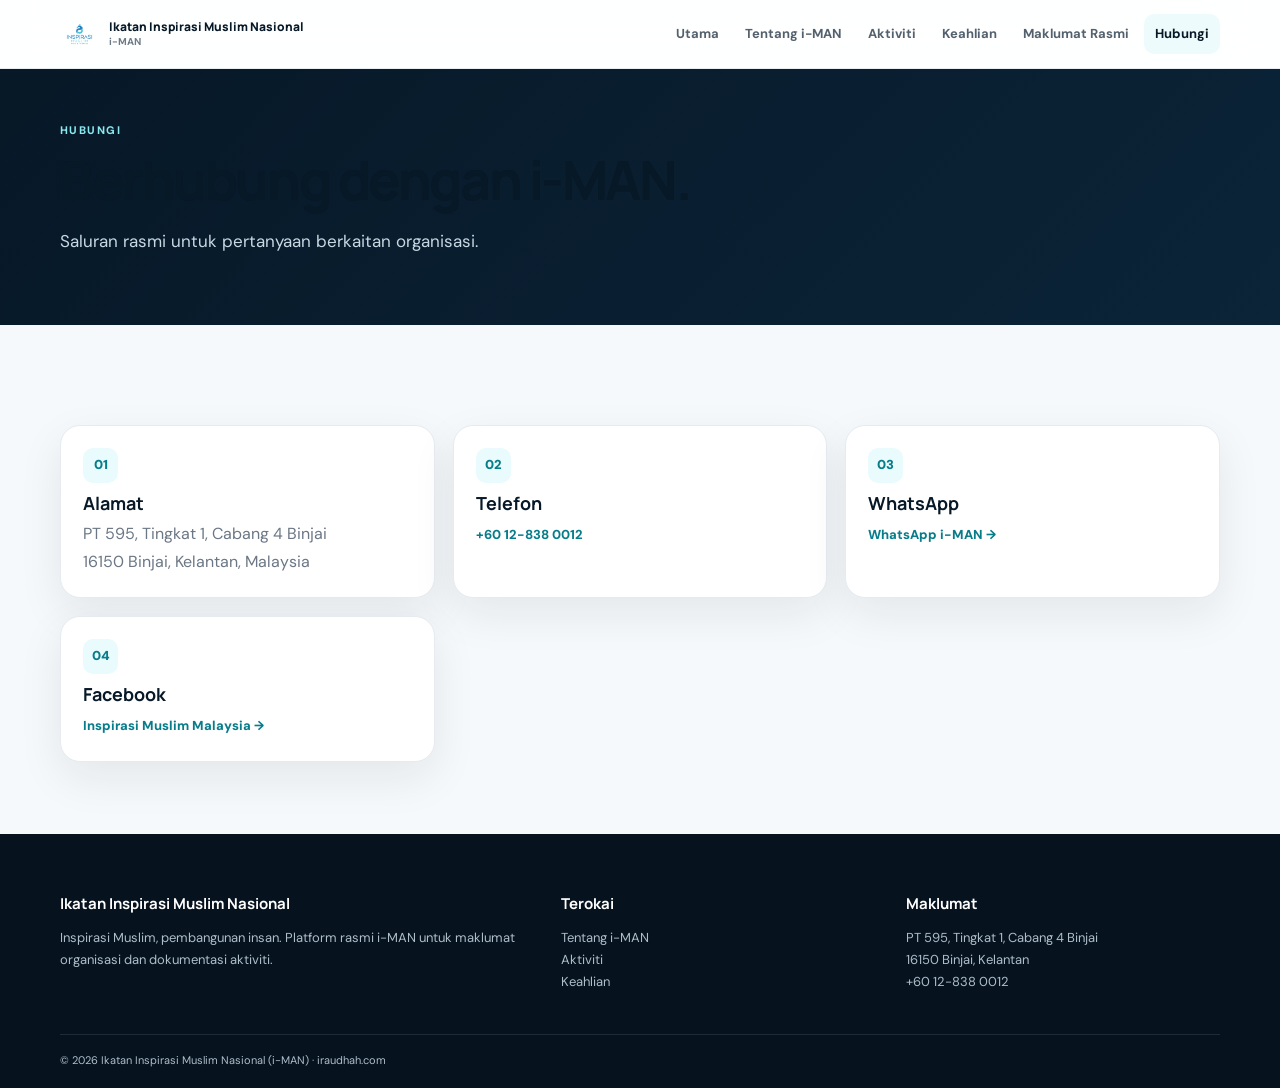
<file: hubungi.html>
<!doctype html><html lang="ms"><head><meta charset="utf-8"><meta name="viewport" content="width=device-width,initial-scale=1"><meta name="description" content="Ikatan Inspirasi Muslim Nasional (i-MAN) — organisasi pembangunan insan dan aktiviti masyarakat."><title>Hubungi i-MAN</title><link rel="icon" href="images/logo.png"><link rel="stylesheet" href="css/style.css"></head><body><header class="site-header"><div class="container nav"><a class="brand" href="index.html"><img src="images/logo.png" alt="Logo rasmi i-MAN"><span class="brand-copy">Ikatan Inspirasi Muslim Nasional<small>i-MAN</small></span></a><button class="menu-toggle" aria-label="Menu" aria-expanded="false">☰</button><nav class="menu"><a href="index.html">Utama</a><a href="tentang.html">Tentang i-MAN</a><a href="aktiviti.html">Aktiviti</a><a href="keahlian.html">Keahlian</a><a href="maklumat-rasmi.html">Maklumat Rasmi</a><a href="hubungi.html">Hubungi</a></nav></div></header><main><section class="page-hero"><div class="container"><div class="kicker">Hubungi</div><h1>Berhubung dengan i-MAN.</h1><p>Saluran rasmi untuk pertanyaan berkaitan organisasi.</p></div></section><section class="section"><div class="container grid"><article class="card"><div class="number">01</div><h3>Alamat</h3><p>PT 595, Tingkat 1, Cabang 4 Binjai<br>16150 Binjai, Kelantan, Malaysia</p></article><article class="card"><div class="number">02</div><h3>Telefon</h3><p><a class="text-link" href="tel:+60128380012">+60 12-838 0012</a></p></article><article class="card"><div class="number">03</div><h3>WhatsApp</h3><p><a class="text-link" href="https://wa.me/60128380012" target="_blank" rel="noopener">WhatsApp i-MAN →</a></p></article><article class="card"><div class="number">04</div><h3>Facebook</h3><p><a class="text-link" href="https://www.facebook.com/inspirasi.muslim.malaysia" target="_blank" rel="noopener">Inspirasi Muslim Malaysia →</a></p></article></div></section></main><footer class="footer"><div class="container footer-grid"><div><h3>Ikatan Inspirasi Muslim Nasional</h3><p>Inspirasi Muslim, pembangunan insan. Platform rasmi i-MAN untuk maklumat organisasi dan dokumentasi aktiviti.</p></div><div><h3>Terokai</h3><p><a href="tentang.html">Tentang i-MAN</a><br><a href="aktiviti.html">Aktiviti</a><br><a href="keahlian.html">Keahlian</a></p></div><div><h3>Maklumat</h3><p>PT 595, Tingkat 1, Cabang 4 Binjai<br>16150 Binjai, Kelantan<br>+60 12-838 0012</p></div></div><div class="container bottom">© 2026 Ikatan Inspirasi Muslim Nasional (i-MAN) · iraudhah.com</div></footer><script src="js/app.js"></script></body></html>
</file>
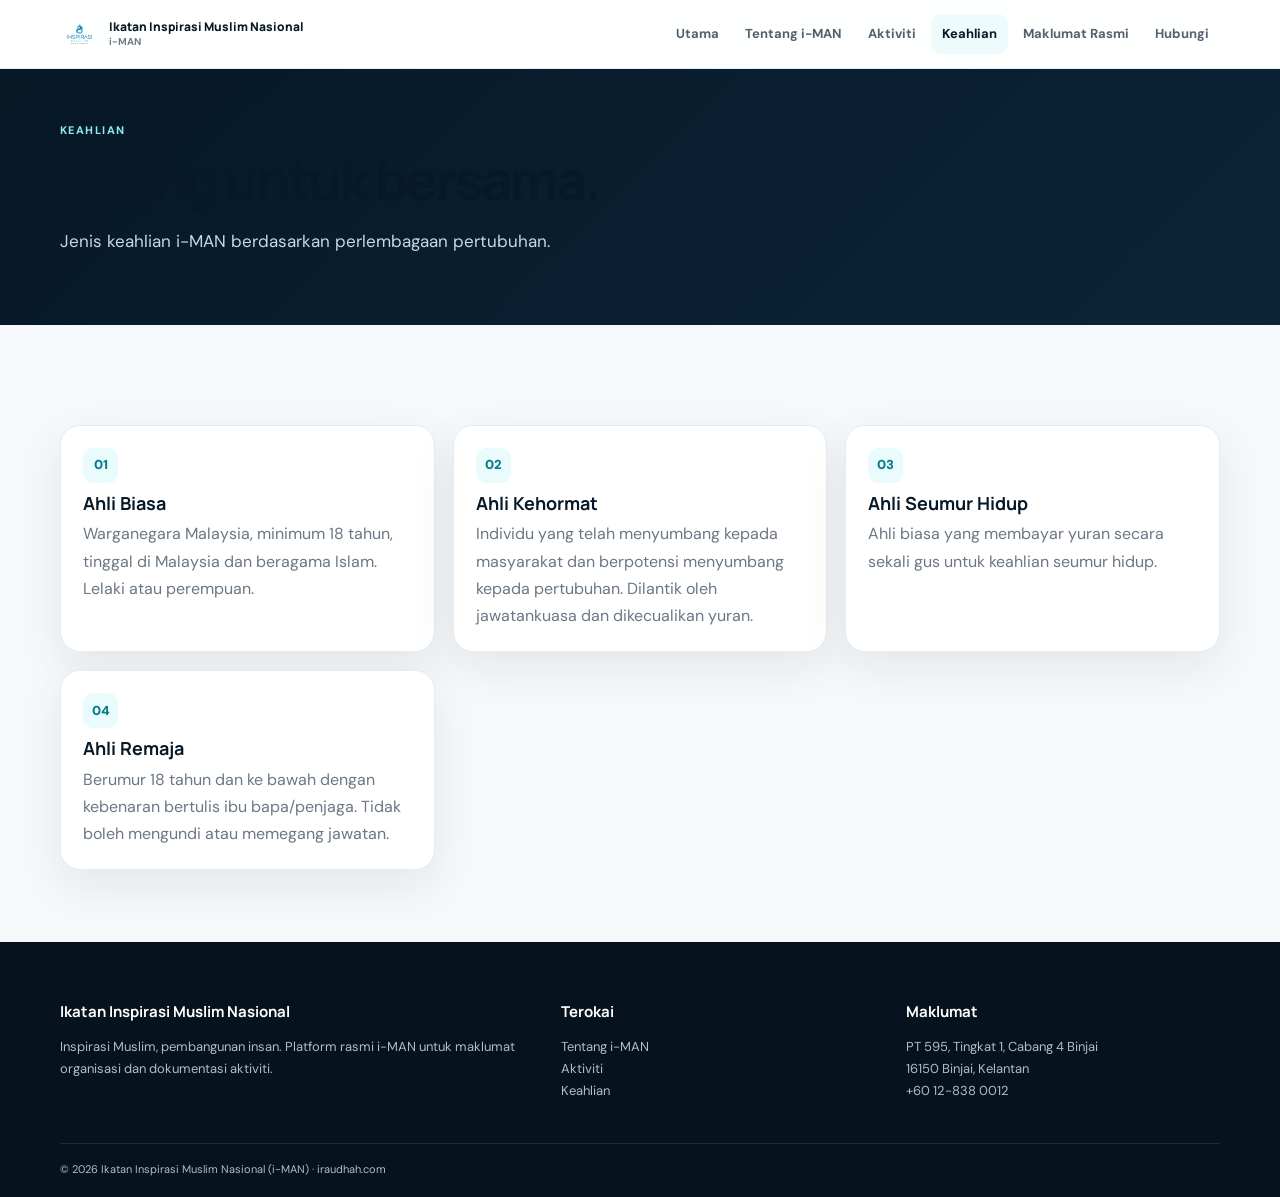
<file: keahlian.html>
<!doctype html><html lang="ms"><head><meta charset="utf-8"><meta name="viewport" content="width=device-width,initial-scale=1"><meta name="description" content="Ikatan Inspirasi Muslim Nasional (i-MAN) — organisasi pembangunan insan dan aktiviti masyarakat."><title>Keahlian i-MAN</title><link rel="icon" href="images/logo.png"><link rel="stylesheet" href="css/style.css"></head><body><header class="site-header"><div class="container nav"><a class="brand" href="index.html"><img src="images/logo.png" alt="Logo rasmi i-MAN"><span class="brand-copy">Ikatan Inspirasi Muslim Nasional<small>i-MAN</small></span></a><button class="menu-toggle" aria-label="Menu" aria-expanded="false">☰</button><nav class="menu"><a href="index.html">Utama</a><a href="tentang.html">Tentang i-MAN</a><a href="aktiviti.html">Aktiviti</a><a href="keahlian.html">Keahlian</a><a href="maklumat-rasmi.html">Maklumat Rasmi</a><a href="hubungi.html">Hubungi</a></nav></div></header><main><section class="page-hero"><div class="container"><div class="kicker">Keahlian</div><h1>Ruang untuk bersama.</h1><p>Jenis keahlian i-MAN berdasarkan perlembagaan pertubuhan.</p></div></section><section class="section"><div class="container"><div class="grid"><article class="card"><div class="number">01</div><h3>Ahli Biasa</h3><p>Warganegara Malaysia, minimum 18 tahun, tinggal di Malaysia dan beragama Islam. Lelaki atau perempuan.</p></article><article class="card"><div class="number">02</div><h3>Ahli Kehormat</h3><p>Individu yang telah menyumbang kepada masyarakat dan berpotensi menyumbang kepada pertubuhan. Dilantik oleh jawatankuasa dan dikecualikan yuran.</p></article><article class="card"><div class="number">03</div><h3>Ahli Seumur Hidup</h3><p>Ahli biasa yang membayar yuran secara sekali gus untuk keahlian seumur hidup.</p></article><article class="card"><div class="number">04</div><h3>Ahli Remaja</h3><p>Berumur 18 tahun dan ke bawah dengan kebenaran bertulis ibu bapa/penjaga. Tidak boleh mengundi atau memegang jawatan.</p></article></div></div></section></main><footer class="footer"><div class="container footer-grid"><div><h3>Ikatan Inspirasi Muslim Nasional</h3><p>Inspirasi Muslim, pembangunan insan. Platform rasmi i-MAN untuk maklumat organisasi dan dokumentasi aktiviti.</p></div><div><h3>Terokai</h3><p><a href="tentang.html">Tentang i-MAN</a><br><a href="aktiviti.html">Aktiviti</a><br><a href="keahlian.html">Keahlian</a></p></div><div><h3>Maklumat</h3><p>PT 595, Tingkat 1, Cabang 4 Binjai<br>16150 Binjai, Kelantan<br>+60 12-838 0012</p></div></div><div class="container bottom">© 2026 Ikatan Inspirasi Muslim Nasional (i-MAN) · iraudhah.com</div></footer><script src="js/app.js"></script></body></html>
</file>
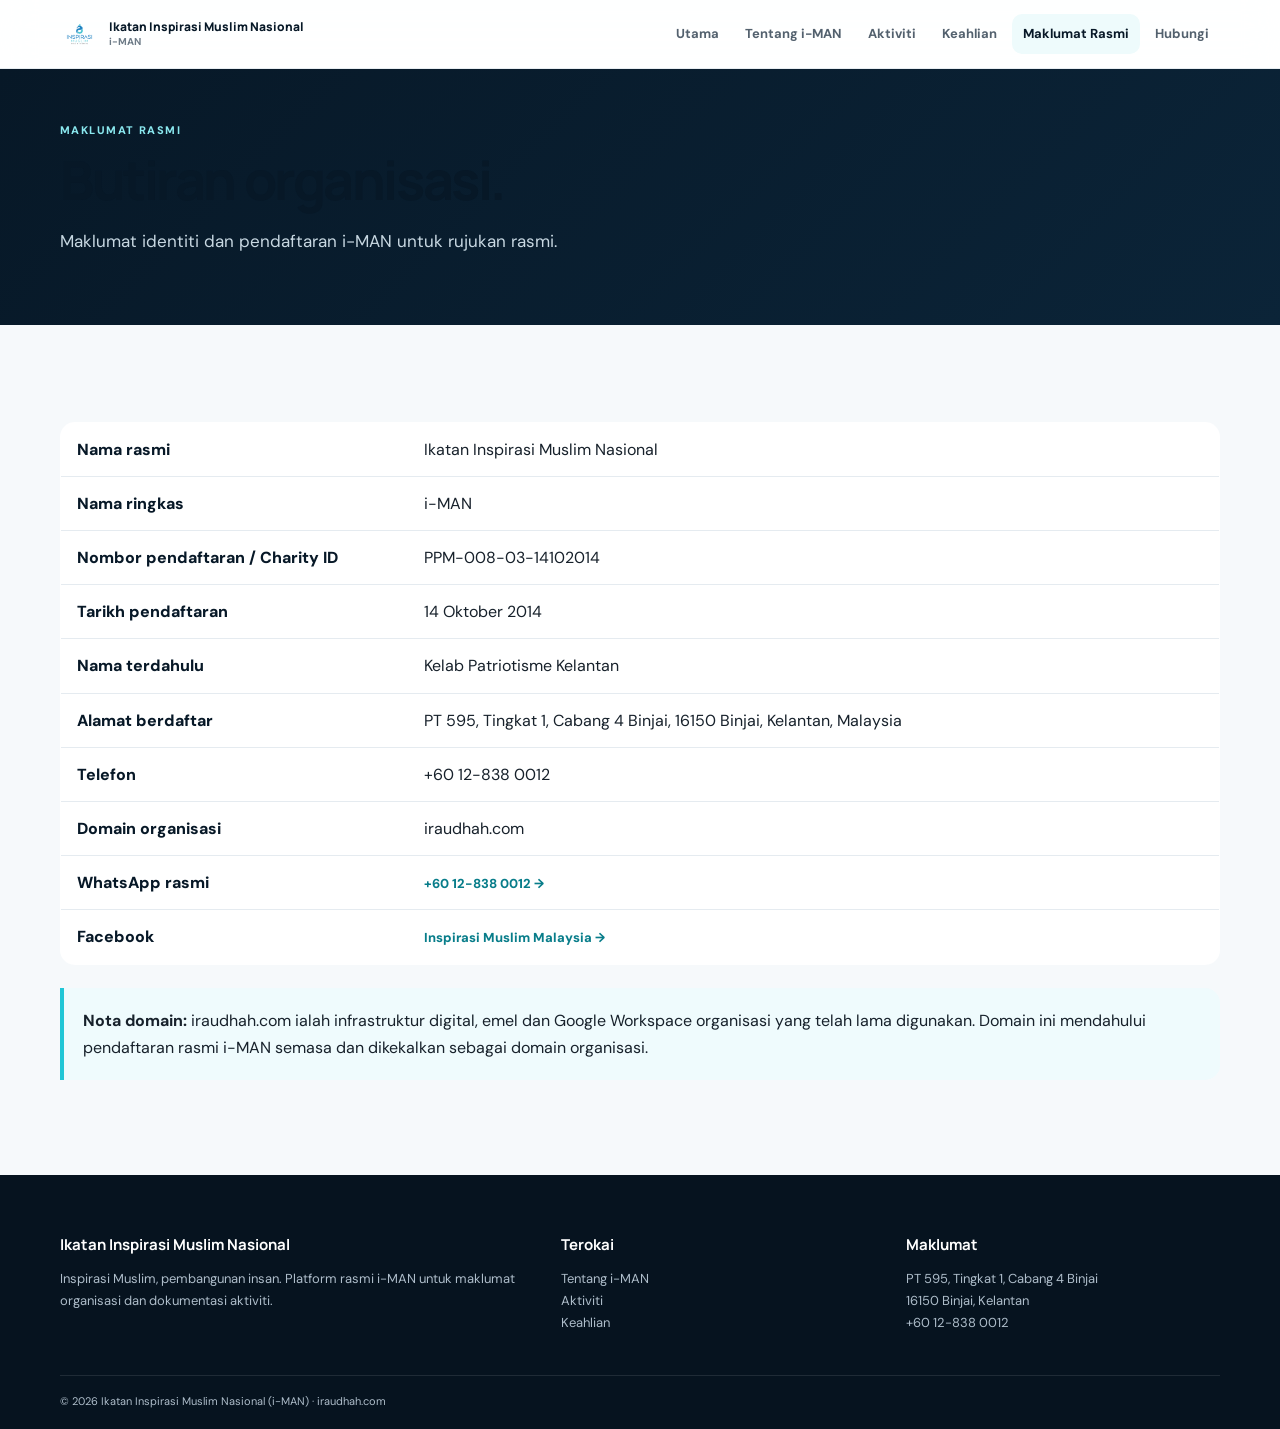
<file: maklumat-rasmi.html>
<!doctype html><html lang="ms"><head><meta charset="utf-8"><meta name="viewport" content="width=device-width,initial-scale=1"><meta name="description" content="Ikatan Inspirasi Muslim Nasional (i-MAN) — organisasi pembangunan insan dan aktiviti masyarakat."><title>Maklumat Rasmi | i-MAN</title><link rel="icon" href="images/logo.png"><link rel="stylesheet" href="css/style.css"></head><body><header class="site-header"><div class="container nav"><a class="brand" href="index.html"><img src="images/logo.png" alt="Logo rasmi i-MAN"><span class="brand-copy">Ikatan Inspirasi Muslim Nasional<small>i-MAN</small></span></a><button class="menu-toggle" aria-label="Menu" aria-expanded="false">☰</button><nav class="menu"><a href="index.html">Utama</a><a href="tentang.html">Tentang i-MAN</a><a href="aktiviti.html">Aktiviti</a><a href="keahlian.html">Keahlian</a><a href="maklumat-rasmi.html">Maklumat Rasmi</a><a href="hubungi.html">Hubungi</a></nav></div></header><main><section class="page-hero"><div class="container"><div class="kicker">Maklumat rasmi</div><h1>Butiran organisasi.</h1><p>Maklumat identiti dan pendaftaran i-MAN untuk rujukan rasmi.</p></div></section><section class="section"><div class="container"><table class="info"><tr><td>Nama rasmi</td><td>Ikatan Inspirasi Muslim Nasional</td></tr><tr><td>Nama ringkas</td><td>i-MAN</td></tr><tr><td>Nombor pendaftaran / Charity ID</td><td>PPM-008-03-14102014</td></tr><tr><td>Tarikh pendaftaran</td><td>14 Oktober 2014</td></tr><tr><td>Nama terdahulu</td><td>Kelab Patriotisme Kelantan</td></tr><tr><td>Alamat berdaftar</td><td>PT 595, Tingkat 1, Cabang 4 Binjai, 16150 Binjai, Kelantan, Malaysia</td></tr><tr><td>Telefon</td><td>+60 12-838 0012</td></tr><tr><td>Domain organisasi</td><td>iraudhah.com</td></tr><tr><td>WhatsApp rasmi</td><td><a class="text-link" href="https://wa.me/60128380012" target="_blank" rel="noopener">+60 12-838 0012 →</a></td></tr><tr><td>Facebook</td><td><a class="text-link" href="https://www.facebook.com/inspirasi.muslim.malaysia" target="_blank" rel="noopener">Inspirasi Muslim Malaysia →</a></td></tr></table><div class="callout"><strong>Nota domain:</strong> iraudhah.com ialah infrastruktur digital, emel dan Google Workspace organisasi yang telah lama digunakan. Domain ini mendahului pendaftaran rasmi i-MAN semasa dan dikekalkan sebagai domain organisasi.</div></div></section></main><footer class="footer"><div class="container footer-grid"><div><h3>Ikatan Inspirasi Muslim Nasional</h3><p>Inspirasi Muslim, pembangunan insan. Platform rasmi i-MAN untuk maklumat organisasi dan dokumentasi aktiviti.</p></div><div><h3>Terokai</h3><p><a href="tentang.html">Tentang i-MAN</a><br><a href="aktiviti.html">Aktiviti</a><br><a href="keahlian.html">Keahlian</a></p></div><div><h3>Maklumat</h3><p>PT 595, Tingkat 1, Cabang 4 Binjai<br>16150 Binjai, Kelantan<br>+60 12-838 0012</p></div></div><div class="container bottom">© 2026 Ikatan Inspirasi Muslim Nasional (i-MAN) · iraudhah.com</div></footer><script src="js/app.js"></script></body></html>
</file>
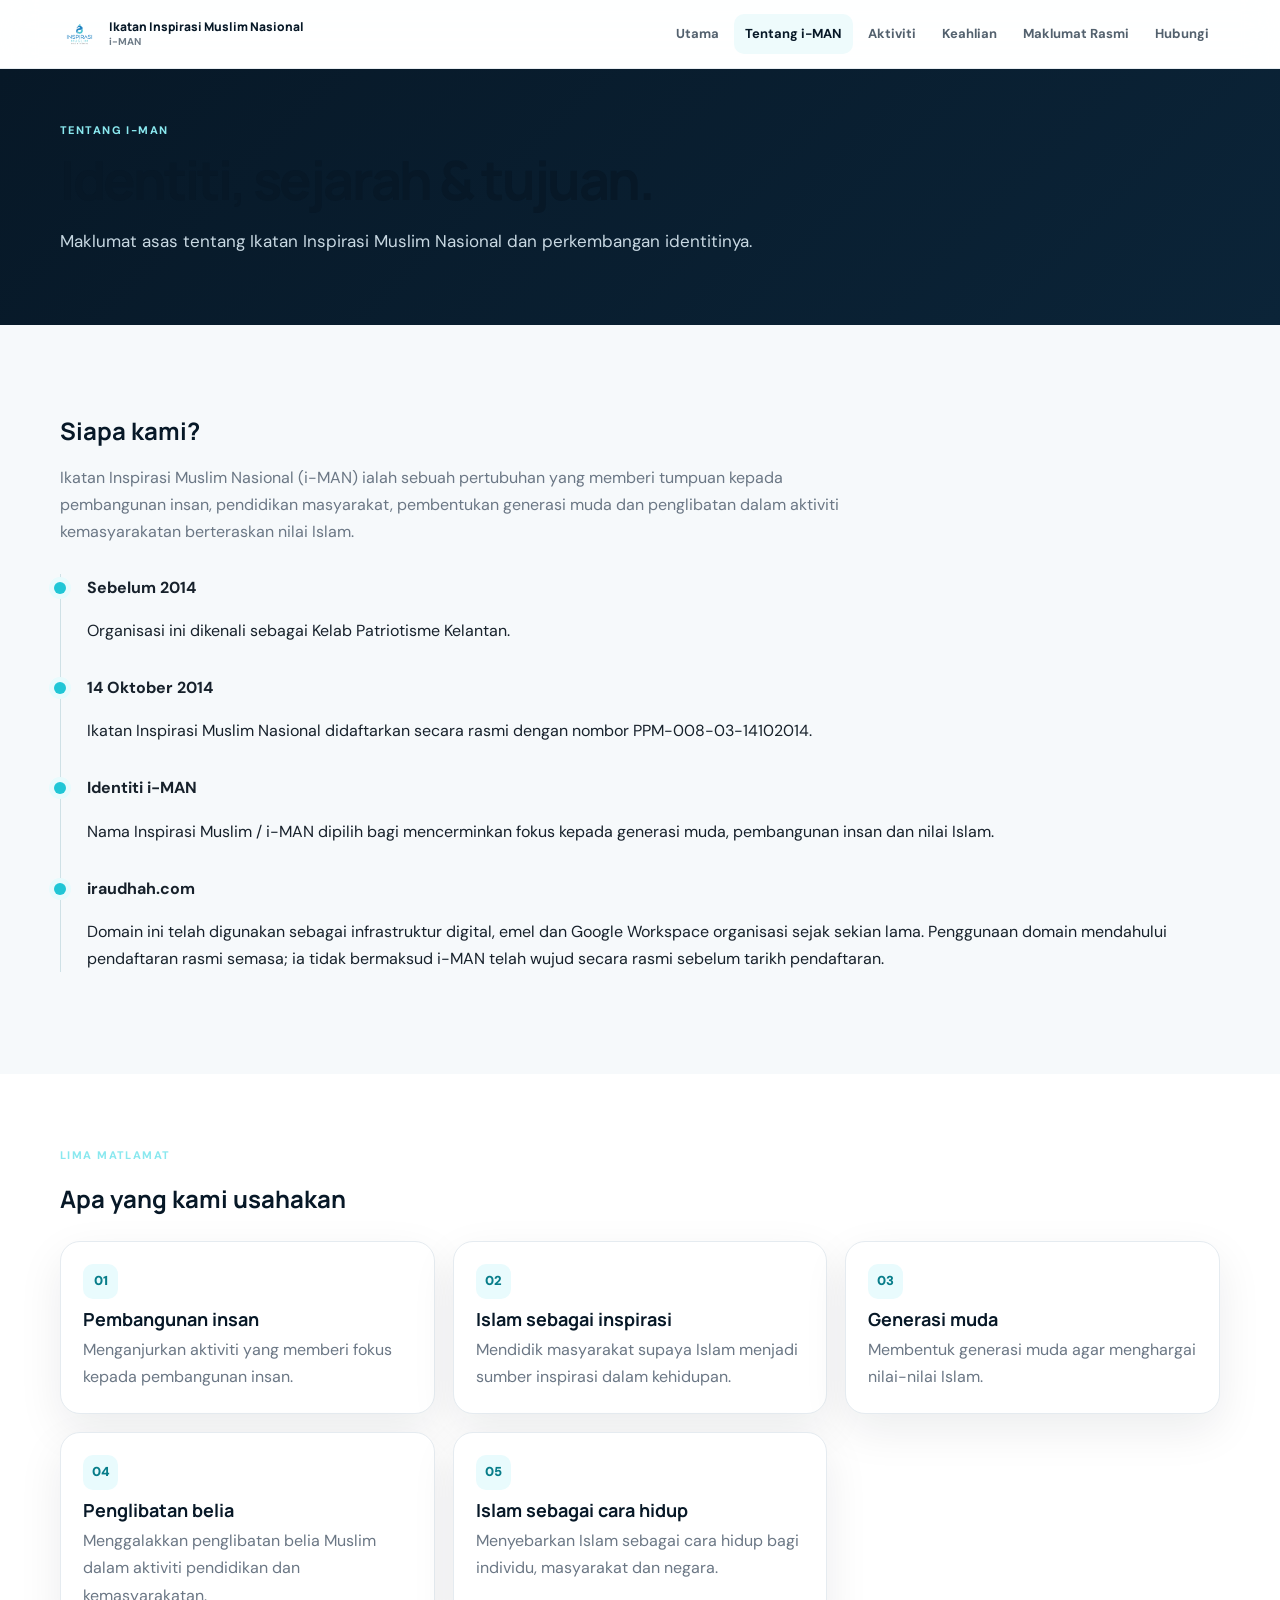
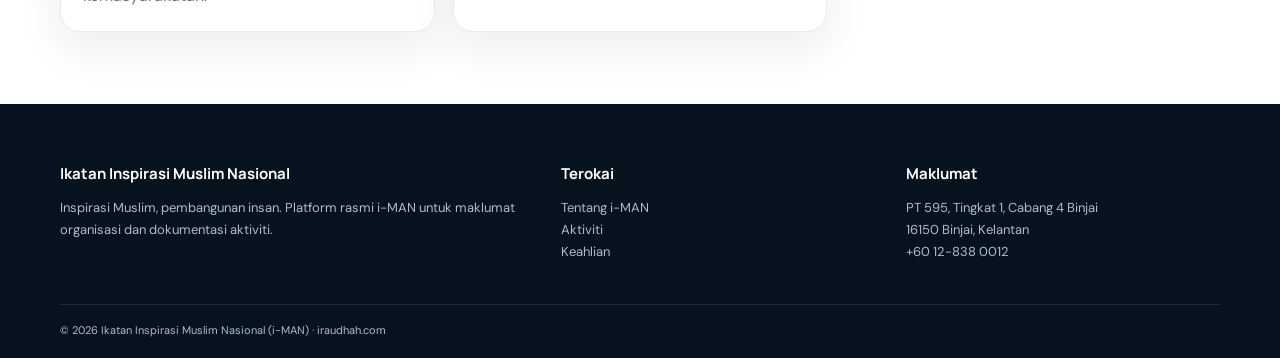
<file: tentang.html>
<!doctype html><html lang="ms"><head><meta charset="utf-8"><meta name="viewport" content="width=device-width,initial-scale=1"><meta name="description" content="Ikatan Inspirasi Muslim Nasional (i-MAN) — organisasi pembangunan insan dan aktiviti masyarakat."><title>Tentang i-MAN</title><link rel="icon" href="images/logo.png"><link rel="stylesheet" href="css/style.css"></head><body><header class="site-header"><div class="container nav"><a class="brand" href="index.html"><img src="images/logo.png" alt="Logo rasmi i-MAN"><span class="brand-copy">Ikatan Inspirasi Muslim Nasional<small>i-MAN</small></span></a><button class="menu-toggle" aria-label="Menu" aria-expanded="false">☰</button><nav class="menu"><a href="index.html">Utama</a><a href="tentang.html">Tentang i-MAN</a><a href="aktiviti.html">Aktiviti</a><a href="keahlian.html">Keahlian</a><a href="maklumat-rasmi.html">Maklumat Rasmi</a><a href="hubungi.html">Hubungi</a></nav></div></header><main><section class="page-hero"><div class="container"><div class="kicker">Tentang i-MAN</div><h1>Identiti, sejarah & tujuan.</h1><p>Maklumat asas tentang Ikatan Inspirasi Muslim Nasional dan perkembangan identitinya.</p></div></section><section class="section"><div class="container"><h2>Siapa kami?</h2><p class="lead">Ikatan Inspirasi Muslim Nasional (i-MAN) ialah sebuah pertubuhan yang memberi tumpuan kepada pembangunan insan, pendidikan masyarakat, pembentukan generasi muda dan penglibatan dalam aktiviti kemasyarakatan berteraskan nilai Islam.</p><div class="timeline"><div class="timeline-item"><strong>Sebelum 2014</strong><p>Organisasi ini dikenali sebagai Kelab Patriotisme Kelantan.</p></div><div class="timeline-item"><strong>14 Oktober 2014</strong><p>Ikatan Inspirasi Muslim Nasional didaftarkan secara rasmi dengan nombor PPM-008-03-14102014.</p></div><div class="timeline-item"><strong>Identiti i-MAN</strong><p>Nama Inspirasi Muslim / i-MAN dipilih bagi mencerminkan fokus kepada generasi muda, pembangunan insan dan nilai Islam.</p></div><div class="timeline-item"><strong>iraudhah.com</strong><p>Domain ini telah digunakan sebagai infrastruktur digital, emel dan Google Workspace organisasi sejak sekian lama. Penggunaan domain mendahului pendaftaran rasmi semasa; ia tidak bermaksud i-MAN telah wujud secara rasmi sebelum tarikh pendaftaran.</p></div></div></div></section><section class="section alt"><div class="container"><div class="kicker">Lima matlamat</div><h2>Apa yang kami usahakan</h2><div class="grid"><article class="card"><div class="number">01</div><h3>Pembangunan insan</h3><p>Menganjurkan aktiviti yang memberi fokus kepada pembangunan insan.</p></article><article class="card"><div class="number">02</div><h3>Islam sebagai inspirasi</h3><p>Mendidik masyarakat supaya Islam menjadi sumber inspirasi dalam kehidupan.</p></article><article class="card"><div class="number">03</div><h3>Generasi muda</h3><p>Membentuk generasi muda agar menghargai nilai-nilai Islam.</p></article><article class="card"><div class="number">04</div><h3>Penglibatan belia</h3><p>Menggalakkan penglibatan belia Muslim dalam aktiviti pendidikan dan kemasyarakatan.</p></article><article class="card"><div class="number">05</div><h3>Islam sebagai cara hidup</h3><p>Menyebarkan Islam sebagai cara hidup bagi individu, masyarakat dan negara.</p></article></div></div></section></main><footer class="footer"><div class="container footer-grid"><div><h3>Ikatan Inspirasi Muslim Nasional</h3><p>Inspirasi Muslim, pembangunan insan. Platform rasmi i-MAN untuk maklumat organisasi dan dokumentasi aktiviti.</p></div><div><h3>Terokai</h3><p><a href="tentang.html">Tentang i-MAN</a><br><a href="aktiviti.html">Aktiviti</a><br><a href="keahlian.html">Keahlian</a></p></div><div><h3>Maklumat</h3><p>PT 595, Tingkat 1, Cabang 4 Binjai<br>16150 Binjai, Kelantan<br>+60 12-838 0012</p></div></div><div class="container bottom">© 2026 Ikatan Inspirasi Muslim Nasional (i-MAN) · iraudhah.com</div></footer><script src="js/app.js"></script></body></html>
</file>
<file: css/style.css>
@import url('https://fonts.googleapis.com/css2?family=DM+Sans:wght@400;500;600;700&family=Manrope:wght@600;700;800&display=swap');
:root{--navy:#071827;--navy2:#0b2438;--cyan:#20c6d6;--cyan2:#8ae8ef;--gold:#d8b56b;--ink:#17212b;--muted:#6b7785;--line:#e5ebf0;--bg:#f6f9fb;--white:#fff;--shadow:0 16px 45px rgba(7,24,39,.08);--radius:20px}*{box-sizing:border-box}html{scroll-behavior:smooth}body{margin:0;background:var(--bg);color:var(--ink);font-family:'DM Sans',Arial,sans-serif;line-height:1.7}a{text-decoration:none;color:inherit}.container{width:min(1160px,92%);margin:auto}.site-header{position:sticky;top:0;z-index:50;background:rgba(255,255,255,.9);backdrop-filter:blur(16px);border-bottom:1px solid rgba(229,235,240,.9)}.nav{min-height:68px;display:flex;align-items:center;justify-content:space-between;gap:18px}.brand{display:flex;align-items:center;gap:10px;min-width:0}.brand img{width:39px;height:39px;object-fit:contain}.brand-copy{font-family:Manrope,sans-serif;font-size:12px;font-weight:800;line-height:1.15;color:var(--navy);white-space:nowrap}.brand-copy small{display:block;color:#6d7b87;font-family:'DM Sans';font-size:10px;font-weight:700;margin-top:2px}.menu{display:flex;align-items:center;gap:4px}.menu a{font-size:13px;font-weight:700;color:#53616e;padding:9px 11px;border-radius:10px;transition:.2s}.menu a:hover,.menu a.active{color:var(--navy);background:#eefbfc}.menu-toggle{display:none;border:1px solid var(--line);background:#fff;border-radius:11px;width:42px;height:42px;font-size:21px;color:var(--navy)}.hero{position:relative;overflow:hidden;background:radial-gradient(circle at 82% 20%,rgba(32,198,214,.16),transparent 28%),linear-gradient(135deg,var(--navy),var(--navy2));color:#fff;padding:78px 0}.hero:after{content:'';position:absolute;width:420px;height:420px;border:1px solid rgba(255,255,255,.08);border-radius:50%;right:-170px;bottom:-220px}.hero-grid{display:grid;grid-template-columns:1.15fr .85fr;gap:55px;align-items:center}.eyebrow,.kicker{font-size:11px;text-transform:uppercase;letter-spacing:.13em;font-weight:800;color:var(--cyan2)}h1,h2,h3{font-family:Manrope,sans-serif;color:var(--navy);line-height:1.15}h1{font-size:clamp(40px,6vw,68px);margin:12px 0 18px;letter-spacing:-.045em}.hero h1{color:#fff}.hero p,.page-hero p{color:#c8d8e2;font-size:17px;max-width:720px}.btn{display:inline-flex;align-items:center;gap:8px;border:0;border-radius:12px;padding:12px 17px;font-weight:800;font-family:inherit;cursor:pointer;transition:transform .18s,box-shadow .18s}.btn:hover{transform:translateY(-1px)}.primary{background:var(--cyan);color:#06232b;box-shadow:0 10px 25px rgba(32,198,214,.18)}.light{background:#fff;color:var(--navy)}.soft{background:#edf3f6;color:var(--navy)}.danger-btn{background:#fff0f0;color:#b42318}.hero-card{background:rgba(255,255,255,.07);border:1px solid rgba(255,255,255,.14);border-radius:24px;padding:25px;text-align:center;box-shadow:0 20px 55px rgba(0,0,0,.14)}.hero-card img{width:130px;max-width:52%;margin:auto;display:block}.hero-card .org{font-family:Manrope;font-size:17px;font-weight:800;margin:16px 0 6px}.hero-card .mini{font-size:12px;color:#b9cad4}.section{padding:72px 0}.section.compact{padding:48px 0}.alt{background:#fff}.section-head{display:flex;justify-content:space-between;align-items:end;gap:20px}.section-head h2{margin:7px 0}.lead{color:var(--muted);font-size:16px;max-width:800px}.grid{display:grid;grid-template-columns:repeat(3,1fr);gap:18px;margin-top:28px}.card{background:#fff;border:1px solid var(--line);border-radius:var(--radius);padding:22px;box-shadow:var(--shadow)}.card h3{margin:10px 0 7px;font-size:18px}.card p{color:var(--muted);margin:0}.number{width:35px;height:35px;border-radius:10px;background:#e9fbfd;color:#087d8a;display:grid;place-items:center;font-weight:900;font-size:13px}.page-hero{background:linear-gradient(135deg,var(--navy),var(--navy2));color:#fff;padding:52px 0}.page-hero h1{font-size:clamp(36px,5vw,54px);margin:8px 0}.timeline{border-left:1px solid #cfe1e6;padding-left:26px;margin-top:28px}.timeline-item{position:relative;margin-bottom:30px}.timeline-item:before{content:'';position:absolute;left:-33px;top:8px;width:12px;height:12px;border-radius:50%;background:var(--cyan);box-shadow:0 0 0 5px #e8fbfd}.activity-grid{display:grid;grid-template-columns:repeat(3,1fr);gap:20px;margin-top:28px}.activity-card{background:#fff;border:1px solid var(--line);border-radius:18px;overflow:hidden;box-shadow:var(--shadow);transition:transform .2s,box-shadow .2s}.activity-card:hover{transform:translateY(-3px);box-shadow:0 20px 50px rgba(7,24,39,.12)}.activity-cover{display:block;background:#edf3f6;overflow:hidden}.activity-cover img{width:100%;height:205px;object-fit:cover;display:block}.activity-body{padding:19px}.activity-body h3{font-size:18px;margin:10px 0 6px}.tag{display:inline-flex;background:#eafafd;color:#087d8a;border-radius:999px;padding:4px 9px;font-size:10px;font-weight:900}.meta{font-size:12px;color:var(--muted)}.activity-body p{color:#66717d;font-size:13px;margin:10px 0}.text-link{font-size:13px;font-weight:800;color:#087d8a}.empty-state{text-align:center;padding:55px 20px;border:1px dashed #c8d7de;border-radius:18px;background:#fff;color:var(--muted)}.gallery{display:grid;grid-template-columns:repeat(3,1fr);gap:15px;margin-top:25px}.gallery-item{border-radius:15px;overflow:hidden;background:#edf3f6;min-height:180px}.gallery-item img{width:100%;height:100%;min-height:180px;object-fit:cover;display:block}.gallery-large{grid-template-columns:repeat(auto-fit,minmax(250px,1fr))}.info{width:100%;border-collapse:collapse;background:#fff;border:1px solid var(--line);border-radius:15px;overflow:hidden;margin-top:25px}.info td{padding:13px 16px;border-bottom:1px solid var(--line);vertical-align:top}.info tr:last-child td{border-bottom:0}.info td:first-child{width:30%;font-weight:800;color:var(--navy)}.callout{padding:19px;border-left:4px solid var(--cyan);background:#effbfd;border-radius:0 15px 15px 0;margin:23px 0}.footer{background:#06131f;color:#aebdca;padding:46px 0 18px}.footer-grid{display:grid;grid-template-columns:1.2fr .8fr .8fr;gap:30px}.footer h3{color:#fff;font-size:15px}.footer p,.footer a{font-size:13px}.bottom{border-top:1px solid rgba(255,255,255,.1);margin-top:28px;padding-top:16px;font-size:11px}.admin-wrap{max-width:1050px}.admin-panel{background:#fff;border:1px solid var(--line);border-radius:20px;padding:22px;box-shadow:var(--shadow);margin-bottom:18px}.admin-top{display:flex;justify-content:space-between;align-items:center;gap:15px}.admin-grid{display:grid;grid-template-columns:1fr 1fr;gap:15px}.admin-grid .full{grid-column:1/-1}.field label{display:block;font-size:12px;font-weight:800;margin-bottom:6px;color:#344452}.field input,.field textarea,.field select{width:100%;border:1px solid #d9e2e8;border-radius:11px;padding:11px 12px;background:#fff;font:inherit;outline:none;transition:.2s}.field input:focus,.field textarea:focus,.field select:focus{border-color:#6ddbe3;box-shadow:0 0 0 4px #e9fbfd}.date-row{display:grid;grid-template-columns:1fr 1fr 1.35fr;gap:8px}.date-row select{cursor:pointer}.file-box{border:1.5px dashed #b9cbd4;border-radius:15px;padding:20px;text-align:center;background:#fbfdfe}.file-box input{max-width:100%}.preview-grid{display:grid;grid-template-columns:repeat(auto-fill,minmax(145px,1fr));gap:12px;margin-top:15px}.preview{border:1px solid var(--line);border-radius:13px;overflow:hidden;background:#f8fafc;position:relative}.preview img{width:100%;height:115px;object-fit:cover;display:block}.preview small{display:block;padding:8px;font-size:10px;word-break:break-word}.progress{height:8px;background:#e8eef2;border-radius:99px;overflow:hidden;margin-top:13px}.progress>span{display:block;height:100%;width:0;background:var(--cyan);transition:width .2s}.notice{padding:12px 14px;border-radius:11px;background:#f1f5f9;margin:12px 0;font-size:13px}.danger{background:#fff1f0;color:#b42318}.success{background:#ecfdf3;color:#067647}.hidden{display:none!important}.manage-list{display:grid;gap:12px}.manage-item{display:grid;grid-template-columns:110px 1fr auto;gap:15px;align-items:center;border:1px solid var(--line);border-radius:15px;padding:10px;background:#fff}.manage-item img{width:110px;height:80px;object-fit:cover;border-radius:10px;background:#edf3f6}.manage-actions{display:flex;gap:7px;flex-wrap:wrap;justify-content:flex-end}.manage-actions .btn{padding:8px 11px;font-size:11px}.photo-manager{margin-top:18px;padding:16px;border:1px solid var(--line);border-radius:16px;background:#f8fbfc}.photo-manager-head{display:flex;justify-content:space-between;gap:12px;align-items:center;margin-bottom:12px}.photo-manager-grid{display:grid;grid-template-columns:repeat(auto-fill,minmax(150px,1fr));gap:12px}.photo-item{position:relative;border:1px solid var(--line);border-radius:13px;overflow:hidden;background:#fff}.photo-item img{width:100%;height:125px;object-fit:cover;display:block}.photo-caption{font-size:10px;color:var(--muted);padding:6px 8px;min-height:26px}.photo-delete{width:calc(100% - 14px);margin:0 7px 7px;border:0;border-radius:9px;padding:7px 9px;background:#fff0f0;color:#b42318;cursor:pointer;font:inherit;font-size:11px;font-weight:800}.photo-delete:hover{background:#ffe0df}.modal{position:fixed;inset:0;background:rgba(4,15,24,.65);backdrop-filter:blur(5px);z-index:100;display:grid;place-items:center;padding:20px}.modal-card{width:min(900px,100%);max-height:90vh;overflow:auto;background:#fff;border-radius:22px;padding:23px;box-shadow:0 25px 80px #0005}.modal-head{display:flex;justify-content:space-between;gap:15px;align-items:center}.icon-btn{border:1px solid var(--line);background:#fff;border-radius:10px;width:38px;height:38px;cursor:pointer;font-size:18px}.spinner{width:17px;height:17px;border:2px solid #ffffff80;border-top-color:#fff;border-radius:50%;animation:spin .7s linear infinite;display:inline-block}@keyframes spin{to{transform:rotate(360deg)}}.fade-in{animation:fade .45s ease both}@keyframes fade{from{opacity:0;transform:translateY(8px)}to{opacity:1;transform:none}}
@media(max-width:900px){.hero-grid{grid-template-columns:1fr}.grid,.activity-grid{grid-template-columns:repeat(2,1fr)}.menu{display:none;position:absolute;top:68px;left:0;right:0;background:#fff;border-bottom:1px solid var(--line);padding:12px 4%;flex-direction:column;align-items:stretch}.menu.open{display:flex}.menu-toggle{display:block}.gallery{grid-template-columns:repeat(2,1fr)}}@media(max-width:650px){.container{width:min(94%,1160px)}.hero{padding:58px 0}.section{padding:55px 0}.grid,.activity-grid,.gallery{grid-template-columns:1fr}.admin-grid{grid-template-columns:1fr}.admin-grid .full{grid-column:auto}.manage-item{grid-template-columns:78px 1fr}.manage-item img{width:78px;height:70px}.manage-actions{grid-column:1/-1;justify-content:flex-start}.brand-copy{font-size:11px}.brand img{width:35px;height:35px}.hero-card img{width:110px}.date-row{grid-template-columns:1fr 1fr 1.3fr}}

/* V4.3: obvious inline photo management */
.manage-card{border:1px solid var(--line);border-radius:17px;background:#fff;overflow:hidden;box-shadow:0 8px 26px rgba(7,24,39,.05)}
.manage-card .manage-item{border:0;border-radius:0;border-bottom:1px solid var(--line);box-shadow:none}
.inline-photo-manager{padding:12px;background:#f8fbfc}
.inline-photo-title{font-size:11px;font-weight:800;color:var(--navy);margin-bottom:9px}.inline-photo-title span{font-weight:500;color:var(--muted)}
.inline-photo-grid{display:grid;grid-template-columns:repeat(auto-fill,minmax(115px,1fr));gap:10px}
.inline-photo-item{border:1px solid var(--line);border-radius:11px;overflow:hidden;background:#fff}
.inline-photo-item img{width:100%;height:95px;display:block;object-fit:cover}
.inline-photo-delete{width:100%;border:0;border-top:1px solid #ffd8d5;background:#fff2f1;color:#b42318;padding:8px 6px;font:inherit;font-size:10px;font-weight:900;cursor:pointer}
.inline-photo-delete:hover{background:#ffe3e0}.empty-inline{font-size:11px;color:var(--muted)}
@media(max-width:640px){.manage-item{grid-template-columns:78px 1fr}.manage-item img{width:78px;height:65px}.manage-actions{grid-column:1/-1;justify-content:stretch}.manage-actions .btn{flex:1;justify-content:center}.inline-photo-grid{grid-template-columns:repeat(2,minmax(0,1fr))}.inline-photo-item img{height:120px}}

/* V4.4: selectable album thumbnail */
.inline-photo-image-wrap,.photo-image-wrap{position:relative}
.cover-badge{position:absolute;left:7px;top:7px;background:rgba(7,24,39,.88);color:#fff;border-radius:999px;padding:4px 7px;font-size:9px;font-weight:900;line-height:1.2;box-shadow:0 4px 14px rgba(0,0,0,.18)}
.inline-photo-item.is-cover,.photo-item.is-cover{outline:2px solid var(--cyan);outline-offset:-2px}
.inline-photo-cover{width:100%;border:0;border-top:1px solid #d9f3f5;background:#eefcfd;color:#087d8a;padding:8px 6px;font:inherit;font-size:10px;font-weight:900;cursor:pointer}
.inline-photo-cover:hover{background:#dff9fb}.inline-photo-cover:disabled{background:#eaf4f5;color:#607982;cursor:default}
.photo-cover{width:calc(100% - 14px);margin:0 7px 6px;border:0;border-radius:9px;padding:7px 9px;background:#e8fbfd;color:#087d8a;cursor:pointer;font:inherit;font-size:11px;font-weight:900}
.photo-cover:hover{background:#d7f7fa}.photo-cover:disabled{background:#edf3f4;color:#607982;cursor:default}
</file>
